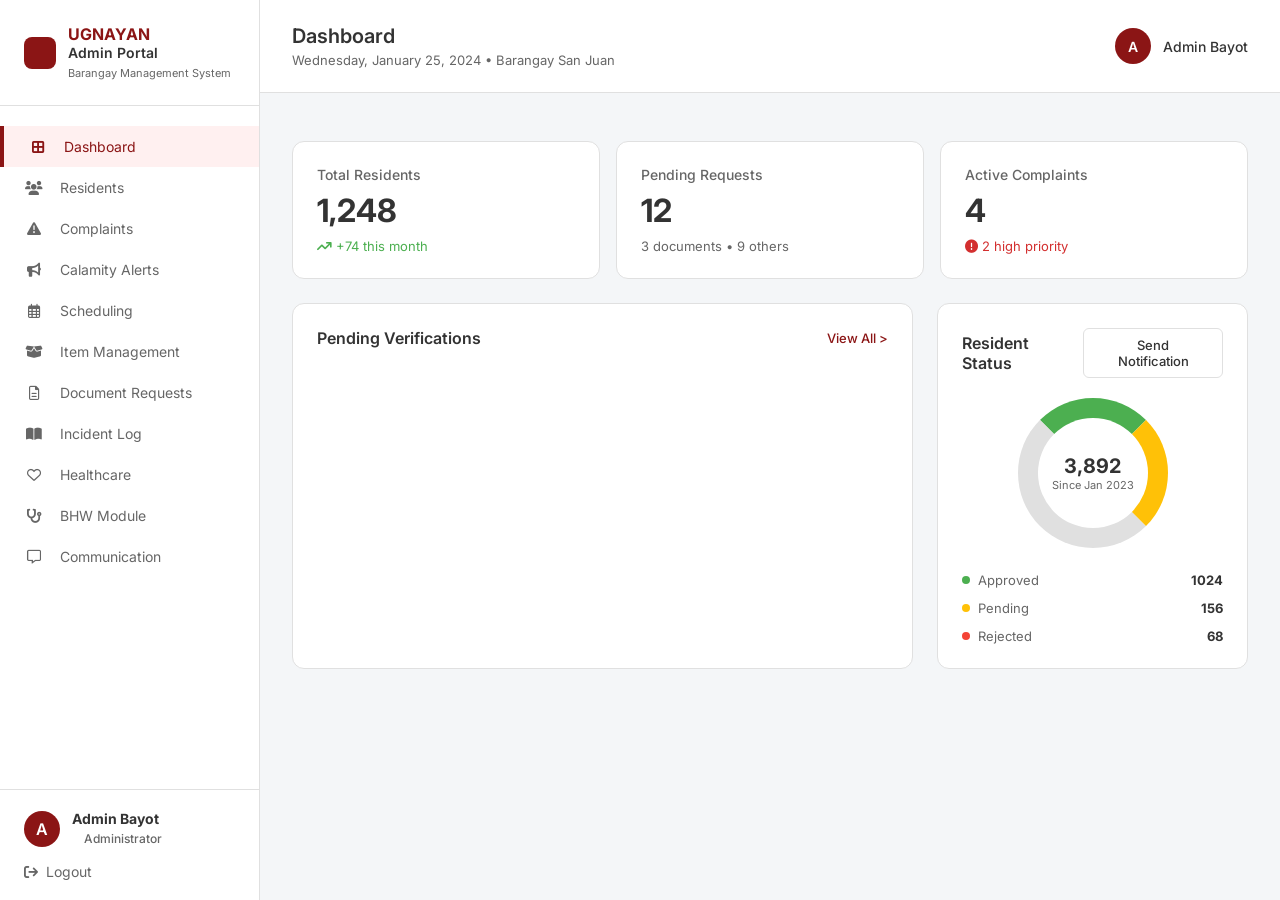
<file: admin.html>
<!DOCTYPE html>
<html lang="en">
<head>
    <meta charset="UTF-8">
    <meta name="viewport" content="width=device-width, initial-scale=1.0">
    <title>UGNAYAN - Admin Portal</title>
    <link href="https://cdnjs.cloudflare.com/ajax/libs/font-awesome/6.0.0/css/all.min.css" rel="stylesheet">
    <link href="https://fonts.googleapis.com/css2?family=Inter:wght@400;500;600;700&display=swap" rel="stylesheet">
    <link rel="stylesheet" href="admin.css">
</head>
<body>

    <!-- Sidebar -->
    <aside class="sidebar">
        <div class="brand">
            <div class="brand-icon">
                <i class="fa-solid fa-shield-halved"></i>
            </div>
            <div class="brand-text">
                <h1>UGNAYAN</h1>
                <p>Admin Portal</p>
                <span class="sub-text">Barangay Management System</span>
            </div>
        </div>

        <ul class="nav-menu">
            <li class="nav-item"><a href="#" class="nav-link active"><i class="fa-solid fa-border-all"></i> Dashboard</a></li>
            <li class="nav-item"><a href="module1/resident.html" class="nav-link"><i class="fa-solid fa-users"></i> Residents</a></li>
            <li class="nav-item"><a href="#" class="nav-link"><i class="fa-solid fa-triangle-exclamation"></i> Complaints</a></li>
            <li class="nav-item"><a href="#" class="nav-link"><i class="fa-solid fa-bullhorn"></i> Calamity Alerts</a></li>
            <li class="nav-item"><a href="#" class="nav-link"><i class="fa-regular fa-calendar-days"></i> Scheduling</a></li>
            <li class="nav-item"><a href="#" class="nav-link"><i class="fa-solid fa-box-open"></i> Item Management</a></li>
            <li class="nav-item"><a href="#" class="nav-link"><i class="fa-regular fa-file-lines"></i> Document Requests</a></li>
            <li class="nav-item"><a href="#" class="nav-link"><i class="fa-solid fa-book-open"></i> Incident Log</a></li>
            <li class="nav-item"><a href="#" class="nav-link"><i class="fa-regular fa-heart"></i> Healthcare</a></li>
            <li class="nav-item"><a href="#" class="nav-link"><i class="fa-solid fa-stethoscope"></i> BHW Module</a></li>
            <li class="nav-item"><a href="#" class="nav-link"><i class="fa-regular fa-message"></i> Communication</a></li>
        </ul>

        <div class="user-profile-bottom">
            <div class="user-info-sidebar">
                <div class="avatar">A</div>
                <div class="user-details">
                    <h4>Admin Bayot</h4>
                    <span class="status">Administrator</span>
                </div>
            </div>
            <a href="module1/login.html" class="logout-btn"><i class="fa-solid fa-arrow-right-from-bracket"></i> Logout</a>
        </div>
    </aside>

    <!-- Main Content -->
    <main class="main-content">
        <header class="topbar">
            <div class="topbar-title">
                <h2>Dashboard</h2>
                <p>Wednesday, January 25, 2024 • Barangay San Juan</p>
            </div>
            <div class="topbar-actions">
                <div class="topbar-user">
                    <div class="avatar">A</div>
                    <span>Admin Bayot</span>
                </div>
            </div>
        </header>

        <div class="dashboard-container">
            <!-- Top Stats -->
            <div class="stats-grid">
                <div class="stat-card">
                    <div class="stat-title">Total Residents</div>
                    <div class="stat-value">1,248</div>
                    <div class="stat-trend trend-up"><i class="fa-solid fa-arrow-trend-up"></i> +74 this month</div>
                </div>
                <div class="stat-card">
                    <div class="stat-title">Pending Requests</div>
                    <div class="stat-value">12</div>
                    <div class="stat-subtext">3 documents • 9 others</div>
                </div>
                <div class="stat-card">
                    <div class="stat-title">Active Complaints</div>
                    <div class="stat-value">4</div>
                    <div class="stat-subtext alert-text"><i class="fa-solid fa-circle-exclamation"></i> 2 high priority</div>
                </div>
            </div>

            <!-- Main Dashboard Grid -->
            <div class="dashboard-grid">
                
                <!-- Pending Verifications -->
                <div class="panel">
                    <div class="panel-header">
                        <h3>Pending Verifications</h3>
                        <a href="#">View All &gt;</a>
                    </div>
                    <div class="list-group">
                        <!-- Pending applications will be loaded here dynamically -->
                    </div>
                </div>

                <!-- Resident Status Chart Mockup -->
                <div class="panel">
                    <div class="panel-header">
                        <h3>Resident Status</h3>
                        <button class="btn-outline">Send Notification</button>
                    </div>
                    <div class="chart-container">
                        <div class="donut-chart-mock">
                            <div class="center-text">
                                <h3>3,892</h3>
                                <p>Since Jan 2023</p>
                            </div>
                        </div>
                        <div class="chart-legend">
                            <div class="legend-item"><span class="dot green"></span> Approved <strong>1024</strong></div>
                            <div class="legend-item"><span class="dot yellow"></span> Pending <strong>156</strong></div>
                            <div class="legend-item"><span class="dot red"></span> Rejected <strong>68</strong></div>
                        </div>
                    </div>
                </div>
            </div>
        </div>
    </main>

    <!-- Modal Container -->
    <div id="modal" class="modal">
        <div class="modal-content">
            <div class="modal-header">
                <h3 id="modal-title">Modal Title</h3>
                <span class="modal-close">&times;</span>
            </div>
            <div class="modal-body" id="modal-body">
                <!-- Modal content will be inserted here -->
            </div>
        </div>
    </div>

    <script src="admin.js"></script>
</body>
</html>
</file>
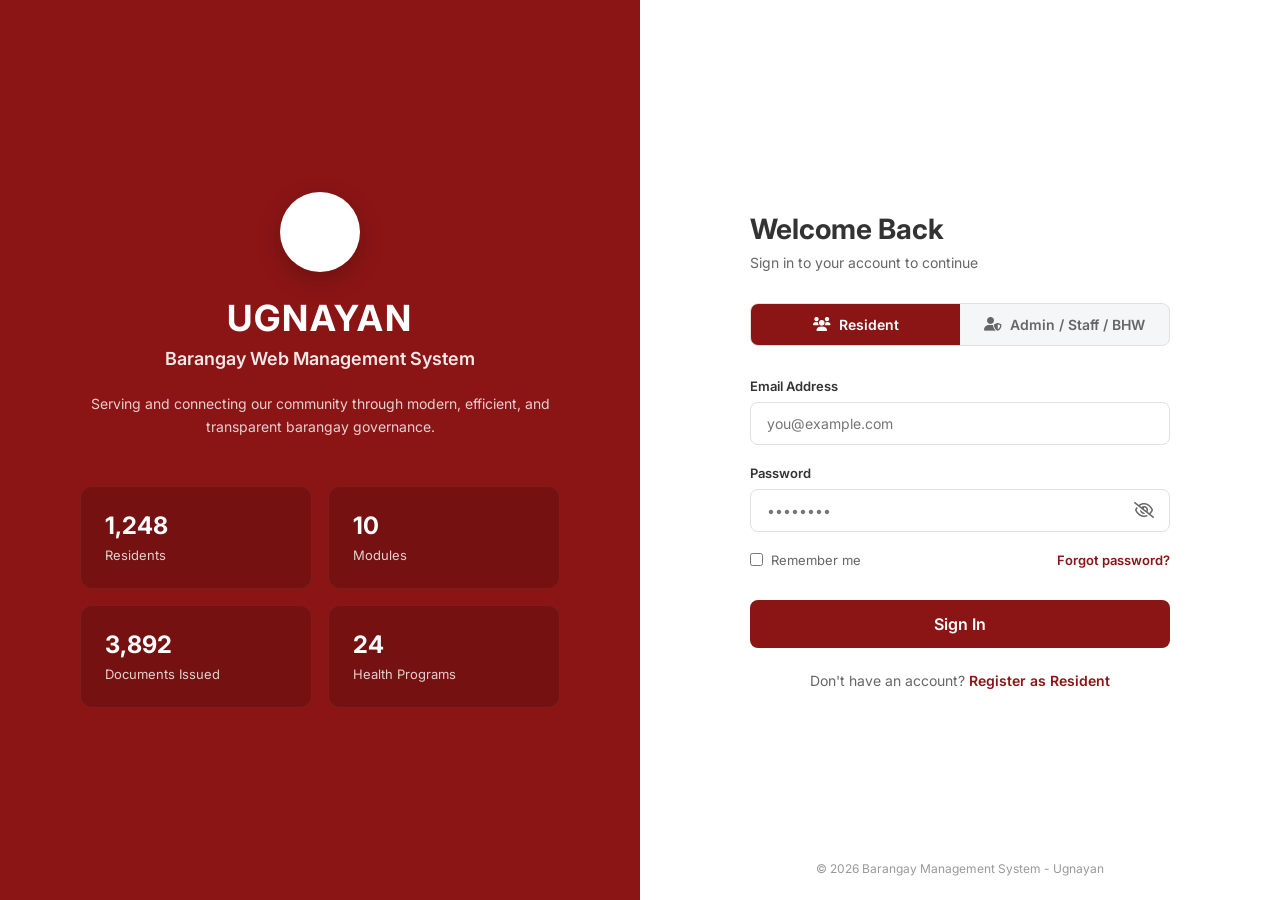
<file: module1/login.html>
<!DOCTYPE html>
<html lang="en">
<head>
    <meta charset="UTF-8">
    <meta name="viewport" content="width=device-width, initial-scale=1.0">
    <title>UGNAYAN - Login</title>
    <link href="https://cdnjs.cloudflare.com/ajax/libs/font-awesome/6.0.0/css/all.min.css" rel="stylesheet">
    <link href="https://fonts.googleapis.com/css2?family=Inter:wght@400;500;600;700&display=swap" rel="stylesheet">
    <link rel="stylesheet" href="login.css">
</head>
<body>

    <div class="split-layout">
        
        <!-- Left Side: Branding & Stats -->
        <div class="brand-side">
            <div class="brand-content">
                <div class="logo-wrapper">
                    <i class="fa-solid fa-shield-halved"></i>
                </div>
                <h1>UGNAYAN</h1>
                <h2>Barangay Web Management System</h2>
                <p>Serving and connecting our community through modern, efficient, and transparent barangay governance.</p>

                <div class="stats-grid">
                    <div class="stat-box">
                        <h3>1,248</h3>
                        <span>Residents</span>
                    </div>
                    <div class="stat-box">
                        <h3>10</h3>
                        <span>Modules</span>
                    </div>
                    <div class="stat-box">
                        <h3>3,892</h3>
                        <span>Documents Issued</span>
                    </div>
                    <div class="stat-box">
                        <h3>24</h3>
                        <span>Health Programs</span>
                    </div>
                </div>
            </div>
        </div>

        <!-- Right Side: Login Form -->
        <div class="form-side">
            <div class="form-container">
                <div class="form-header">
                    <h2>Welcome Back</h2>
                    <p>Sign in to your account to continue</p>
                </div>

                <!-- Role Selection Tabs -->
                <div class="login-tabs">
                    <button class="tab-btn active" id="tab-resident" data-role="resident">
                        <i class="fa-solid fa-users"></i> Resident
                    </button>
                    <button class="tab-btn" id="tab-admin" data-role="admin">
                        <i class="fa-solid fa-user-shield"></i> Admin / Staff / BHW
                    </button>
                </div>

                <!-- Login Form -->
                <form id="loginForm">
                    <div class="input-group">
                        <label>Email Address</label>
                        <input type="email" placeholder="you@example.com" required>
                    </div>
                    
                    <div class="input-group">
                        <label>Password</label>
                        <div class="password-wrapper">
                            <input type="password" placeholder="••••••••" required>
                            <i class="fa-regular fa-eye-slash toggle-password"></i>
                        </div>
                    </div>

                    <div class="form-options">
                        <label class="checkbox-label">
                            <input type="checkbox"> Remember me
                        </label>
                        <a href="#" class="forgot-password">Forgot password?</a>
                    </div>

                    <button type="submit" class="btn-submit">Sign In</button>
                </form>

                <!-- Dynamic Footer Notes -->
                <div class="form-footer" id="footer-resident">
                    Don't have an account? <a href="register.html">Register as Resident</a>
                </div>
                
                <div class="form-footer admin-note" id="footer-admin" style="display: none;">
                    Admin/Staff/BHW accounts are pre-created. Contact the<br>Barangay Secretary for access.
                </div>
            </div>
            
            <div class="copyright">
                © 2026 Barangay Management System - Ugnayan
            </div>
        </div>

    </div>

    <script src="login.js"></script>
</body>
</html>
</file>
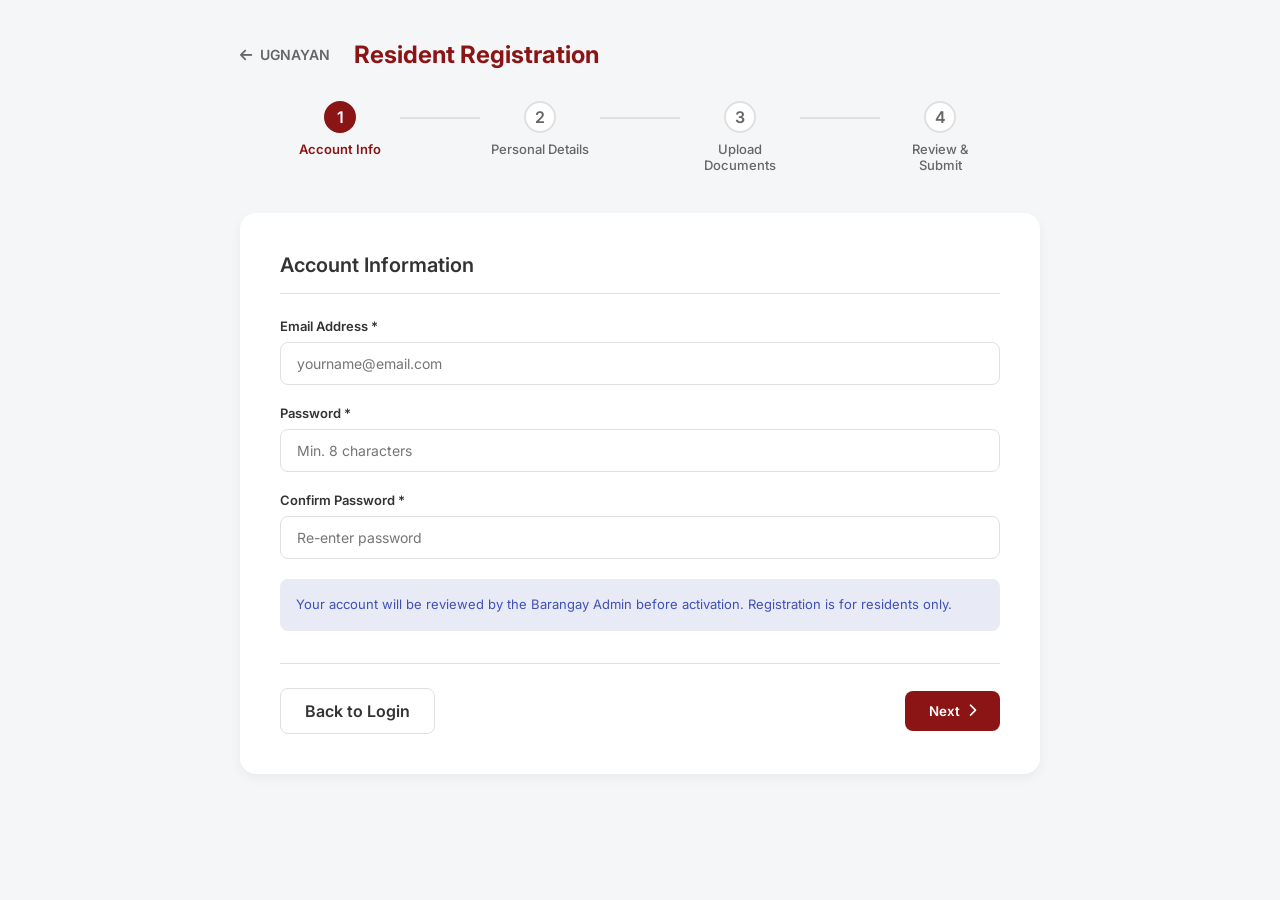
<file: module1/register.html>
<!DOCTYPE html>
<html lang="en">
<head>
    <meta charset="UTF-8">
    <meta name="viewport" content="width=device-width, initial-scale=1.0">
    <title>UGNAYAN - Resident Registration</title>
    <link href="https://cdnjs.cloudflare.com/ajax/libs/font-awesome/6.0.0/css/all.min.css" rel="stylesheet">
    <link href="https://fonts.googleapis.com/css2?family=Inter:wght@400;500;600;700&display=swap" rel="stylesheet">
    <link rel="stylesheet" href="register.css">
</head>
<body>

    <div class="registration-container">
        
        <!-- Header -->
        <header class="reg-header" id="regHeader">
            <a href="login.html" class="back-link"><i class="fa-solid fa-arrow-left"></i> UGNAYAN</a>
            <h2>Resident Registration</h2>
        </header>

        <!-- Progress Indicator -->
        <div class="progress-bar" id="progressBar">
            <div class="step active" data-step="1">
                <div class="step-circle">1</div>
                <span>Account Info</span>
            </div>
            <div class="step" data-step="2">
                <div class="step-circle">2</div>
                <span>Personal Details</span>
            </div>
            <div class="step" data-step="3">
                <div class="step-circle">3</div>
                <span>Upload Documents</span>
            </div>
            <div class="step" data-step="4">
                <div class="step-circle">4</div>
                <span>Review & Submit</span>
            </div>
        </div>

        <div class="form-card">
            
            <!-- STEP 1: Account Information -->
            <div class="form-step active" id="step1">
                <h3 class="step-title">Account Information</h3>
                <div class="input-group">
                    <label>Email Address *</label>
                    <input type="email" placeholder="yourname@email.com" required>
                </div>
                <div class="input-group">
                    <label>Password *</label>
                    <input type="password" placeholder="Min. 8 characters" required>
                </div>
                <div class="input-group">
                    <label>Confirm Password *</label>
                    <input type="password" placeholder="Re-enter password" required>
                </div>
                <div class="info-box">
                    Your account will be reviewed by the Barangay Admin before activation. Registration is for residents only.
                </div>
                <div class="form-actions">
                    <a href="login.html" class="btn-outline">Back to Login</a>
                    <button type="button" class="btn-primary btn-next">Next <i class="fa-solid fa-chevron-right"></i></button>
                </div>
            </div>

            <!-- STEP 2: Personal Details -->
            <div class="form-step" id="step2">
                <h3 class="step-title">Personal Details</h3>
                <div class="form-row">
                    <div class="input-group">
                        <label>First Name *</label>
                        <input type="text" placeholder="Juan" required>
                    </div>
                    <div class="input-group">
                        <label>Last Name *</label>
                        <input type="text" placeholder="Dela Cruz" required>
                    </div>
                </div>
                <div class="form-row">
                    <div class="input-group">
                        <label>Middle Name</label>
                        <input type="text" placeholder="Optional">
                    </div>
                    <div class="input-group">
                        <label>Suffix</label>
                        <input type="text" placeholder="Jr., Sr., III">
                    </div>
                </div>
                <div class="form-row">
                    <div class="input-group">
                        <label>Date of Birth *</label>
                        <input type="date" required>
                    </div>
                    <div class="input-group">
                        <label>Gender *</label>
                        <select required>
                            <option value="Male">Male</option>
                            <option value="Female">Female</option>
                        </select>
                    </div>
                </div>
                <div class="form-row">
                    <div class="input-group">
                        <label>Civil Status *</label>
                        <select required>
                            <option value="">Select Civil Status</option>
                            <option value="Single">Single</option>
                            <option value="Married">Married</option>
                            <option value="Widowed">Widowed</option>
                        </select>
                    </div>
                    <div class="input-group">
                        <label>Purok *</label>
                        <select required>
                            <option value="Purok 1">Purok 1</option>
                            <option value="Purok 2">Purok 2</option>
                            <option value="Purok 3">Purok 3</option>
                        </select>
                    </div>
                </div>
                <div class="input-group">
                    <label>Contact Number *</label>
                    <input type="tel" placeholder="09XXXXXXXXX" required>
                </div>
                <div class="input-group">
                    <label>Home Address *</label>
                    <input type="text" placeholder="House No., Street, Purok" required>
                </div>
                <div class="input-group">
                    <label>Occupation</label>
                    <input type="text" placeholder="e.g., Student, Employee, Self-employed">
                </div>
                <div class="form-actions">
                    <button type="button" class="btn-outline btn-prev"><i class="fa-solid fa-chevron-left"></i> Previous</button>
                    <button type="button" class="btn-primary btn-next">Next <i class="fa-solid fa-chevron-right"></i></button>
                </div>
            </div>

            <!-- STEP 3: Upload Documents -->
            <div class="form-step" id="step3">
                <h3 class="step-title">Upload Required Documents</h3>
                
                <div class="upload-box">
                    <div class="upload-icon"><i class="fa-regular fa-id-card"></i></div>
                    <div class="upload-text">
                        <h4>Valid ID *</h4>
                        <p>Click to upload or drag & drop</p>
                        <span>Government-issued ID (front side). Max 5MB. JPG or PDF.</span>
                    </div>
                </div>

                <div class="upload-box">
                    <div class="upload-icon"><i class="fa-solid fa-file-invoice"></i></div>
                    <div class="upload-text">
                        <h4>Proof of Residency *</h4>
                        <p>Click to upload or drag & drop</p>
                        <span>Utility bill, lease contract, or any proof of current address. Max 5MB.</span>
                    </div>
                </div>

                <div class="upload-box">
                    <div class="upload-icon"><i class="fa-regular fa-image"></i></div>
                    <div class="upload-text">
                        <h4>2x2 Photo *</h4>
                        <p>Click to upload or drag & drop</p>
                        <span>Recent photo with white background. JPG format. Max 2MB.</span>
                    </div>
                </div>

                <div class="important-note">
                    <strong>Important:</strong>
                    <ul>
                        <li>All documents must be clear and legible.</li>
                        <li>Blurry or incomplete documents will be rejected.</li>
                        <li>Files are kept confidential and used for verification only.</li>
                    </ul>
                </div>

                <div class="form-actions">
                    <button type="button" class="btn-outline btn-prev"><i class="fa-solid fa-chevron-left"></i> Previous</button>
                    <button type="button" class="btn-primary btn-next">Next <i class="fa-solid fa-chevron-right"></i></button>
                </div>
            </div>

            <!-- STEP 4: Review & Submit -->
            <div class="form-step" id="step4">
                <h3 class="step-title">Review & Submit</h3>
                
                <div class="summary-box">
                    <div class="summary-header">
                        <div class="avatar-lg">JD</div>
                        <div>
                            <h4>Juan Dela Cruz</h4>
                            <p>juan@email.com</p>
                        </div>
                    </div>
                    
                    <div class="summary-grid">
                        <div class="summary-label">Purok</div>
                        <div class="summary-value">Purok 1</div>
                        
                        <div class="summary-label">Gender</div>
                        <div class="summary-value">Male</div>
                        
                        <div class="summary-label">Civil Status</div>
                        <div class="summary-value">Single</div>
                        
                        <div class="summary-label">Contact</div>
                        <div class="summary-value">09171234567</div>
                        
                        <div class="summary-label">Address</div>
                        <div class="summary-value">123 Mabini St.</div>
                    </div>
                </div>

                <label class="checkbox-container">
                    <input type="checkbox" required>
                    <span class="checkmark"></span>
                    <span class="terms-text">I certify that all information provided is true and correct. I understand that providing false information may result in rejection or termination of my account.</span>
                </label>

                <div class="form-actions">
                    <button type="button" class="btn-outline btn-prev"><i class="fa-solid fa-chevron-left"></i> Previous</button>
                    <button type="button" class="btn-primary btn-submit-final">Submit Registration</button>
                </div>
            </div>

            <!-- SUCCESS STATE (Hidden by default) -->
            <div class="success-state" id="successState" style="display: none;">
                <div class="success-icon">
                    <i class="fa-regular fa-circle-check"></i>
                </div>
                <h2>Registration Submitted!</h2>
                <p>Your registration has been submitted successfully. The Barangay Admin will review your documents and notify you once your account is approved.</p>
                
                <div class="status-box">
                    <strong>Status: Pending Verification</strong>
                    <br>
                    <span>Estimated processing time: 1-3 business days</span>
                </div>

                <a href="login.html" class="btn-primary w-100">Back to Login</a>
            </div>

        </div>
    </div>

    <script src="register.js"></script>
</body>
</html>
</file>
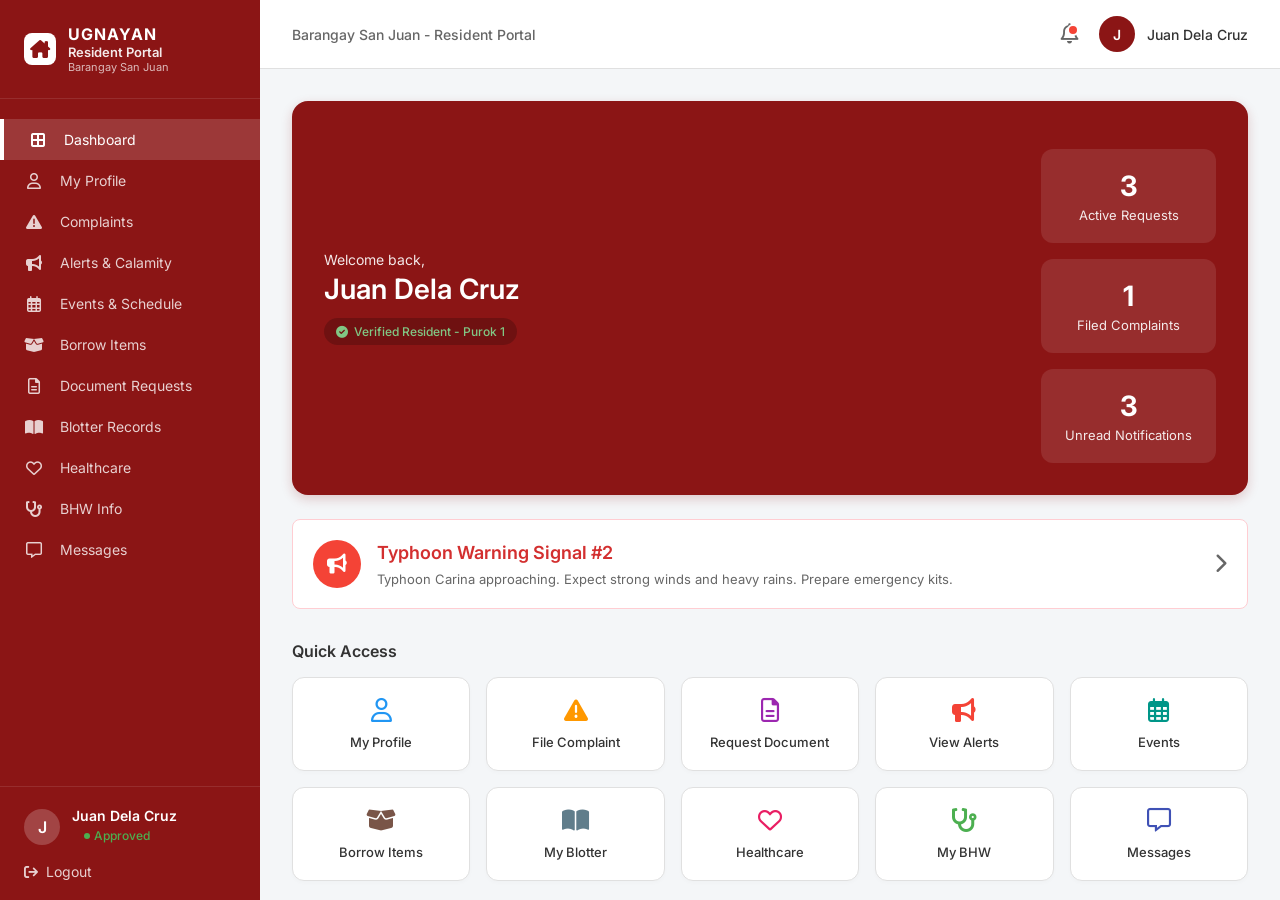
<file: module1/resident.html>
<!DOCTYPE html>
<html lang="en">
<head>
    <meta charset="UTF-8">
    <meta name="viewport" content="width=device-width, initial-scale=1.0">
    <title>UGNAYAN - Resident Portal</title>
    <link href="https://cdnjs.cloudflare.com/ajax/libs/font-awesome/6.0.0/css/all.min.css" rel="stylesheet">
    <link href="https://fonts.googleapis.com/css2?family=Inter:wght@400;500;600;700&display=swap" rel="stylesheet">
    <link rel="stylesheet" href="resident.css">
</head>
<body>

    <!-- Sidebar Navigation -->
    <aside class="sidebar">
        <div class="brand">
            <div class="brand-icon">
                <i class="fa-solid fa-house-chimney"></i>
            </div>
            <div class="brand-text">
                <h1>UGNAYAN</h1>
                <p>Resident Portal</p>
                <span class="sub-text">Barangay San Juan</span>
            </div>
        </div>

        <ul class="nav-menu">
            <li class="nav-item"><a href="#" class="nav-link active"><i class="fa-solid fa-border-all"></i> Dashboard</a></li>
            <li class="nav-item"><a href="#" class="nav-link"><i class="fa-regular fa-user"></i> My Profile</a></li>
            <li class="nav-item"><a href="#" class="nav-link"><i class="fa-solid fa-triangle-exclamation"></i> Complaints</a></li>
            <li class="nav-item"><a href="#" class="nav-link"><i class="fa-solid fa-bullhorn"></i> Alerts & Calamity</a></li>
            <li class="nav-item"><a href="#" class="nav-link"><i class="fa-regular fa-calendar-days"></i> Events & Schedule</a></li>
            <li class="nav-item"><a href="#" class="nav-link"><i class="fa-solid fa-box-open"></i> Borrow Items</a></li>
            <li class="nav-item"><a href="#" class="nav-link"><i class="fa-regular fa-file-lines"></i> Document Requests</a></li>
            <li class="nav-item"><a href="#" class="nav-link"><i class="fa-solid fa-book-open"></i> Blotter Records</a></li>
            <li class="nav-item"><a href="#" class="nav-link"><i class="fa-regular fa-heart"></i> Healthcare</a></li>
            <li class="nav-item"><a href="#" class="nav-link"><i class="fa-solid fa-stethoscope"></i> BHW Info</a></li>
            <li class="nav-item"><a href="#" class="nav-link"><i class="fa-regular fa-message"></i> Messages</a></li>
        </ul>

        <div class="user-profile-bottom">
            <div class="user-info-sidebar">
                <div class="avatar">J</div>
                <div class="user-details">
                    <h4>Juan Dela Cruz</h4>
                    <span class="status">Approved</span>
                </div>
            </div>
            <a href="login.html" class="logout-btn"><i class="fa-solid fa-arrow-right-from-bracket"></i> Logout</a>
        </div>
    </aside>

    <!-- Main Content Area -->
    <main class="main-content">
        <!-- Topbar -->
        <header class="topbar">
            <div class="topbar-title">Barangay San Juan - Resident Portal</div>
            <div class="topbar-actions">
                <i class="fa-regular fa-bell notification-bell"></i>
                <div class="topbar-user">
                    <div class="avatar">J</div>
                    <span>Juan Dela Cruz</span>
                </div>
            </div>
        </header>

        <!-- Dashboard Body -->
        <div class="dashboard-container">
            
            <!-- Welcome Hero Card -->
            <div class="welcome-card">
                <div class="welcome-text">
                    <p>Welcome back,</p>
                    <h2>Juan Dela Cruz</h2>
                    <span class="verified-badge"><i class="fa-solid fa-circle-check"></i> Verified Resident - Purok 1</span>
                </div>
                
                <div class="stats-grid">
                    <div class="stat-box">
                        <div class="stat-number">3</div>
                        <div class="stat-label">Active Requests</div>
                    </div>
                    <div class="stat-box">
                        <div class="stat-number">1</div>
                        <div class="stat-label">Filed Complaints</div>
                    </div>
                    <div class="stat-box">
                        <div class="stat-number">3</div>
                        <div class="stat-label">Unread Notifications</div>
                    </div>
                </div>
            </div>

            <!-- Alert Banner -->
            <div class="alert-banner">
                <div class="alert-icon">
                    <i class="fa-solid fa-bullhorn"></i>
                </div>
                <div class="alert-content">
                    <h4>Typhoon Warning Signal #2</h4>
                    <p>Typhoon Carina approaching. Expect strong winds and heavy rains. Prepare emergency kits.</p>
                </div>
                <i class="fa-solid fa-chevron-right alert-arrow"></i>
            </div>

            <!-- Quick Access Section -->
            <h3 class="section-title">Quick Access</h3>
            <div class="quick-access-grid">
                <a href="#" class="qa-card"><i class="fa-regular fa-user icon-blue"></i><span>My Profile</span></a>
                <a href="#" class="qa-card"><i class="fa-solid fa-triangle-exclamation icon-orange"></i><span>File Complaint</span></a>
                <a href="#" class="qa-card"><i class="fa-regular fa-file-lines icon-purple"></i><span>Request Document</span></a>
                <a href="#" class="qa-card"><i class="fa-solid fa-bullhorn icon-red"></i><span>View Alerts</span></a>
                <a href="#" class="qa-card"><i class="fa-regular fa-calendar-days icon-teal"></i><span>Events</span></a>
                <a href="#" class="qa-card"><i class="fa-solid fa-box-open icon-brown"></i><span>Borrow Items</span></a>
                <a href="#" class="qa-card"><i class="fa-solid fa-book-open icon-gray"></i><span>My Blotter</span></a>
                <a href="#" class="qa-card"><i class="fa-regular fa-heart icon-pink"></i><span>Healthcare</span></a>
                <a href="#" class="qa-card"><i class="fa-solid fa-stethoscope icon-green"></i><span>My BHW</span></a>
                <a href="#" class="qa-card"><i class="fa-regular fa-message icon-indigo"></i><span>Messages</span></a>
            </div>

            <!-- Two Column Layout: Requests & Events -->
            <div class="dashboard-columns">
                
                <!-- My Requests List -->
                <div class="panel">
                    <div class="panel-header">
                        <h3>My Requests</h3>
                        <a href="#">View All &gt;</a>
                    </div>
                    <div class="list-group">
                        <div class="list-item">
                            <div class="item-icon bg-purple-light"><i class="fa-regular fa-file-lines text-purple"></i></div>
                            <div class="item-details">
                                <h4>Barangay Clearance</h4>
                                <p>2024-01-22</p>
                            </div>
                            <div class="item-status status-ready">Ready</div>
                        </div>
                        <div class="list-item">
                            <div class="item-icon bg-orange-light"><i class="fa-solid fa-triangle-exclamation text-orange"></i></div>
                            <div class="item-details">
                                <h4>Filed Complaint - Noise</h4>
                                <p>2024-01-20</p>
                            </div>
                            <div class="item-status status-pending">Pending</div>
                        </div>
                        <div class="list-item">
                            <div class="item-icon bg-brown-light"><i class="fa-solid fa-box-open text-brown"></i></div>
                            <div class="item-details">
                                <h4>Borrowed: Monobloc Chairs (20)</h4>
                                <p>2024-01-18</p>
                            </div>
                            <div class="item-status status-approved">Approved</div>
                        </div>
                    </div>
                </div>

                <!-- Upcoming Events List -->
                <div class="panel">
                    <div class="panel-header">
                        <h3>Upcoming Events</h3>
                        <a href="#">View All &gt;</a>
                    </div>
                    <div class="list-group">
                        <div class="list-item">
                            <div class="calendar-date">
                                <span class="month">Feb</span>
                                <span class="day">10</span>
                            </div>
                            <div class="item-details">
                                <h4>Barangay Fiesta Celebration</h4>
                                <p>Barangay Plaza</p>
                            </div>
                            <button class="btn-rsvp">RSVP</button>
                        </div>
                        <div class="list-item">
                            <div class="calendar-date">
                                <span class="month">Feb</span>
                                <span class="day">05</span>
                            </div>
                            <div class="item-details">
                                <h4>Free Medical Mission</h4>
                                <p>Barangay Health Center</p>
                            </div>
                            <button class="btn-rsvp">RSVP</button>
                        </div>
                        <div class="list-item">
                            <div class="calendar-date">
                                <span class="month">Jan</span>
                                <span class="day">30</span>
                            </div>
                            <div class="item-details">
                                <h4>Purok 1 & 2 Assembly</h4>
                                <p>Barangay Hall</p>
                            </div>
                            <button class="btn-rsvp">RSVP</button>
                        </div>
                    </div>
                </div>

            </div>
        </div>
    </main>

    <!-- Modal Container -->
    <div id="modal" class="modal">
        <div class="modal-content">
            <div class="modal-header">
                <h3 id="modal-title">Modal Title</h3>
                <span class="modal-close">&times;</span>
            </div>
            <div class="modal-body" id="modal-body">
                <!-- Modal content will be inserted here -->
            </div>
        </div>
    </div>

    <script src="resident.js"></script>
</body>
</html>
</file>
<file: admin.css>
:root {
    --primary-red: #8B1515;
    --bg-light: #F4F6F8;
    --text-dark: #333333;
    --text-gray: #666666;
    --border-color: #E0E0E0;
    --sidebar-width: 260px;
}

* { margin: 0; padding: 0; box-sizing: border-box; font-family: 'Inter', sans-serif; }

body { background-color: var(--bg-light); display: flex; height: 100vh; overflow: hidden; color: var(--text-dark); }

/* Sidebar */
.sidebar { width: var(--sidebar-width); background-color: white; border-right: 1px solid var(--border-color); display: flex; flex-direction: column; height: 100%; }
.brand { display: flex; align-items: center; gap: 12px; padding: 24px; border-bottom: 1px solid var(--border-color); }
.brand-icon { background: var(--primary-red); color: white; width: 32px; height: 32px; border-radius: 8px; display: flex; align-items: center; justify-content: center; }
.brand-text h1 { font-size: 16px; font-weight: 700; color: var(--primary-red); }
.brand-text p { font-size: 14px; font-weight: 600; color: var(--text-dark); }
.brand-text .sub-text { font-size: 11px; color: var(--text-gray); }

.nav-menu { flex: 1; padding: 20px 0; overflow-y: auto; }
.nav-item { list-style: none; }
.nav-link { display: flex; align-items: center; gap: 16px; padding: 12px 24px; color: var(--text-gray); text-decoration: none; font-size: 14px; transition: 0.3s; }
.nav-link:hover, .nav-link.active { background-color: #FFF0F0; color: var(--primary-red); border-left: 4px solid var(--primary-red); }
.nav-link i { width: 20px; text-align: center; }

.user-profile-bottom { padding: 20px 24px; border-top: 1px solid var(--border-color); }
.user-info-sidebar { display: flex; align-items: center; gap: 12px; margin-bottom: 16px; }
.avatar { width: 36px; height: 36px; background: var(--primary-red); border-radius: 50%; display: flex; align-items: center; justify-content: center; font-weight: 600; color: white; }
.user-details h4 { font-size: 14px; }
.user-details .status { font-size: 12px; color: var(--text-gray); }
.logout-btn { color: var(--text-gray); text-decoration: none; font-size: 14px; display: flex; align-items: center; gap: 8px; }

/* Main Content */
.main-content { flex: 1; display: flex; flex-direction: column; overflow-y: auto; }
.topbar { background: white; padding: 24px 32px; display: flex; justify-content: space-between; align-items: center; border-bottom: 1px solid var(--border-color); }
.topbar-title h2 { font-size: 20px; font-weight: 600; margin-bottom: 4px; }
.topbar-title p { font-size: 13px; color: var(--text-gray); }
.topbar-user { display: flex; align-items: center; gap: 12px; font-weight: 500; font-size: 14px; }

.dashboard-container { padding: 32px; max-width: 1200px; }

/* Stats Grid */
.stats-grid { display: grid; grid-template-columns: repeat(3, 1fr); gap: 24px; margin-bottom: 24px; }
.stat-card { background: white; padding: 24px; border-radius: 12px; border: 1px solid var(--border-color); }
.stat-title { font-size: 14px; color: var(--text-gray); margin-bottom: 8px; font-weight: 500; }
.stat-value { font-size: 32px; font-weight: 700; margin-bottom: 8px; color: var(--text-dark); }
.stat-trend { font-size: 13px; color: #4CAF50; display: flex; align-items: center; gap: 4px; }
.stat-subtext { font-size: 13px; color: var(--text-gray); }
.alert-text { color: #D32F2F; }

/* Panels */
.dashboard-grid { display: grid; grid-template-columns: 2fr 1fr; gap: 24px; }
.panel { background: white; border-radius: 12px; border: 1px solid var(--border-color); padding: 24px; }
.panel-header { display: flex; justify-content: space-between; align-items: center; margin-bottom: 20px; }
.panel-header h3 { font-size: 16px; font-weight: 600; }
.panel-header a { font-size: 13px; color: var(--primary-red); text-decoration: none; font-weight: 500; }

/* Lists */
.list-group { display: flex; flex-direction: column; gap: 16px; }
.list-item { display: flex; justify-content: space-between; align-items: center; padding: 12px; border: 1px solid var(--border-color); border-radius: 8px; }
.item-info { display: flex; align-items: center; gap: 12px; }
.avatar-sm { width: 40px; height: 40px; background: var(--primary-red); color: white; border-radius: 50%; display: flex; align-items: center; justify-content: center; font-weight: 600; }
.bg-blue { background: #1976D2; }
.bg-purple { background: #7B1FA2; }
.item-info h4 { font-size: 14px; margin-bottom: 4px; }
.item-info p { font-size: 12px; color: var(--text-gray); }

.item-actions { display: flex; gap: 8px; }
.btn-approve, .btn-reject, .btn-outline { padding: 8px 16px; border-radius: 6px; font-size: 13px; font-weight: 500; cursor: pointer; }
.btn-approve { background: #4CAF50; color: white; border: none; }
.btn-reject { background: #F44336; color: white; border: none; }
.btn-outline { background: white; border: 1px solid var(--border-color); color: var(--text-dark); }

/* Chart Mock */
.chart-container { display: flex; flex-direction: column; align-items: center; }
.donut-chart-mock { width: 150px; height: 150px; border-radius: 50%; border: 20px solid #E0E0E0; border-top-color: #4CAF50; border-right-color: #FFC107; position: relative; display: flex; align-items: center; justify-content: center; margin-bottom: 24px; }
.center-text { text-align: center; }
.center-text h3 { font-size: 20px; font-weight: 700; }
.center-text p { font-size: 11px; color: var(--text-gray); }
.chart-legend { width: 100%; display: flex; flex-direction: column; gap: 12px; }
.legend-item { display: flex; align-items: center; font-size: 13px; color: var(--text-gray); }
.legend-item strong { margin-left: auto; color: var(--text-dark); }
.dot { width: 8px; height: 8px; border-radius: 50%; margin-right: 8px; }
.dot.green { background: #4CAF50; }
.dot.yellow { background: #FFC107; }
.dot.red { background: #F44336; }

/* --- Module Content Styles --- */
.module-content { padding: 32px; max-width: 1200px; margin: 0 auto; width: 100%; }

.module-header { display: flex; justify-content: space-between; align-items: center; margin-bottom: 24px; }
.module-header h2 { color: var(--text-dark); font-size: 24px; font-weight: 600; }
.module-header .filters { display: flex; gap: 12px; }

.btn-primary { background: var(--primary-red); color: white; border: none; padding: 10px 20px; border-radius: 6px; font-size: 14px; font-weight: 500; cursor: pointer; transition: 0.3s; }
.btn-primary:hover { background: var(--primary-red-hover); }

.btn-secondary { background: white; color: var(--text-dark); border: 1px solid var(--border-color); padding: 8px 16px; border-radius: 6px; font-size: 14px; cursor: pointer; transition: 0.3s; }
.btn-secondary:hover { background: var(--bg-light); }

.btn-success { background: #4CAF50; color: white; border: none; padding: 8px 16px; border-radius: 6px; font-size: 14px; cursor: pointer; }
.btn-danger { background: #F44336; color: white; border: none; padding: 8px 16px; border-radius: 6px; font-size: 14px; cursor: pointer; }

/* Residents Styles */
.residents-content { background: white; padding: 24px; border-radius: 8px; }

/* Complaints Styles */
.complaints-list { display: flex; flex-direction: column; gap: 16px; }
.complaint-item { background: white; padding: 20px; border-radius: 8px; border-left: 4px solid var(--primary-red); }
.complaint-header { display: flex; justify-content: space-between; align-items: center; margin-bottom: 12px; }
.complaint-header h4 { font-size: 18px; }
.status { padding: 4px 12px; border-radius: 20px; font-size: 12px; font-weight: 500; }
.status-pending { background: #FFF3CD; color: #856404; }
.status-ongoing { background: #D1ECF1; color: #0C5460; }
.status-resolved { background: #D4EDDA; color: #155724; }
.status-ready { background: #D4EDDA; color: #155724; }
.status-approved { background: #D4EDDA; color: #155724; }
.complaint-actions { display: flex; gap: 8px; margin-top: 12px; }

/* Alerts Styles */
.alerts-content { display: flex; flex-direction: column; gap: 24px; }
.active-alerts, .alert-history { background: white; padding: 24px; border-radius: 8px; }
.active-alerts h3, .alert-history h3 { margin-bottom: 16px; }
.alert-item { padding: 16px; border: 1px solid var(--border-color); border-radius: 8px; margin-bottom: 12px; }
.alert-item.urgent { border-left: 4px solid #F44336; }
.alert-header { display: flex; justify-content: space-between; align-items: center; margin-bottom: 8px; }
.alert-actions { display: flex; gap: 8px; margin-top: 12px; }

/* Scheduling Styles */
.scheduling-content { background: white; padding: 24px; border-radius: 8px; }
.calendar-section h3 { margin-bottom: 16px; }
.event-list { display: flex; flex-direction: column; gap: 12px; }
.event-item { display: flex; align-items: center; gap: 16px; padding: 16px; border: 1px solid var(--border-color); border-radius: 8px; }
.event-date { text-align: center; min-width: 60px; }
.month { display: block; font-size: 12px; color: var(--text-gray); font-weight: 500; }
.day { display: block; font-size: 24px; font-weight: 600; color: var(--primary-red); }
.event-details h4 { font-size: 16px; margin-bottom: 4px; }
.event-details p { color: var(--text-gray); font-size: 14px; margin-bottom: 2px; }
.event-actions { display: flex; gap: 8px; }

/* Items Styles */
.items-content { display: flex; flex-direction: column; gap: 24px; }
.inventory-table, .pending-requests { background: white; padding: 24px; border-radius: 8px; }
.pending-requests h3 { margin-bottom: 16px; }
.request-item { padding: 12px 0; border-bottom: 1px solid var(--border-color); display: flex; justify-content: space-between; align-items: center; }
.request-actions { display: flex; gap: 8px; }

/* Documents Styles */
.documents-content { background: white; padding: 24px; border-radius: 8px; }

/* Blotter Styles */
.blotter-content { background: white; padding: 24px; border-radius: 8px; }

/* Healthcare Styles */
.healthcare-content { display: flex; flex-direction: column; gap: 24px; }
.health-programs, .health-stats { background: white; padding: 24px; border-radius: 8px; }
.health-programs h3, .health-stats h3 { margin-bottom: 16px; }
.program-item { padding: 16px; border: 1px solid var(--border-color); border-radius: 8px; margin-bottom: 12px; }
.program-actions { display: flex; gap: 8px; margin-top: 12px; }
.stats-grid { display: grid; grid-template-columns: repeat(auto-fit, minmax(150px, 1fr)); gap: 16px; margin-top: 16px; }
.stat-item { background: var(--bg-light); padding: 16px; border-radius: 8px; text-align: center; }
.stat-item h4 { font-size: 14px; color: var(--text-gray); margin-bottom: 8px; }
.stat-item p { font-size: 20px; font-weight: 600; color: var(--primary-red); }

/* BHW Styles */
.bhw-content { display: flex; flex-direction: column; gap: 24px; }
.bhw-list, .household-mapping { background: white; padding: 24px; border-radius: 8px; }
.bhw-list h3, .household-mapping h3 { margin-bottom: 16px; }
.bhw-card { display: flex; align-items: center; gap: 16px; padding: 16px; border: 1px solid var(--border-color); border-radius: 8px; margin-bottom: 12px; }
.bhw-avatar { width: 50px; height: 50px; background: #4CAF50; border-radius: 50%; display: flex; align-items: center; justify-content: center; color: white; font-weight: 600; }
.bhw-info h4 { font-size: 16px; margin-bottom: 4px; }
.bhw-info p { color: var(--text-gray); font-size: 14px; margin-bottom: 2px; }
.bhw-actions { display: flex; gap: 8px; }
.profiling-stats { display: grid; grid-template-columns: repeat(auto-fit, minmax(150px, 1fr)); gap: 16px; }

/* Communication Styles */
.communication-content { display: flex; flex-direction: column; gap: 24px; }
.messages-section, .broadcast-history { background: white; padding: 24px; border-radius: 8px; }
.messages-section h3, .broadcast-history h3 { margin-bottom: 16px; }
.message-list { display: flex; flex-direction: column; gap: 12px; }
.message-item { padding: 16px; border: 1px solid var(--border-color); border-radius: 8px; }
.message-header { display: flex; justify-content: space-between; align-items: center; margin-bottom: 8px; }
.message-actions { display: flex; gap: 8px; margin-top: 12px; }
.broadcast-item { padding: 12px 0; border-bottom: 1px solid var(--border-color); }

/* Priority Styles */
.priority-high { background: #F44336; color: white; padding: 2px 8px; border-radius: 12px; font-size: 11px; font-weight: 500; }
.priority-urgent { background: #F44336; color: white; padding: 2px 8px; border-radius: 12px; font-size: 11px; font-weight: 500; }

/* Table Styles */
table { width: 100%; border-collapse: collapse; margin-top: 16px; }
th, td { padding: 12px; text-align: left; border-bottom: 1px solid var(--border-color); }
th { background: var(--bg-light); font-weight: 600; }
.residents-table, .inventory-table, .requests-table, .blotter-table { background: white; border-radius: 8px; overflow: hidden; }

/* --- Modal Styles --- */
.modal { display: none; position: fixed; z-index: 1000; left: 0; top: 0; width: 100%; height: 100%; background-color: rgba(0,0,0,0.5); }
.modal-content { background-color: white; margin: 5% auto; padding: 0; border-radius: 8px; width: 90%; max-width: 600px; max-height: 80vh; overflow-y: auto; }
.modal-header { padding: 20px; border-bottom: 1px solid var(--border-color); display: flex; justify-content: space-between; align-items: center; }
.modal-header h3 { margin: 0; font-size: 20px; }
.modal-close { font-size: 28px; font-weight: bold; color: var(--text-gray); cursor: pointer; }
.modal-close:hover { color: var(--primary-red); }
.modal-body { padding: 20px; }

/* --- Form Styles --- */
.form-group { margin-bottom: 20px; }
.form-group label { display: block; margin-bottom: 8px; font-weight: 500; color: var(--text-dark); }
.form-group input, .form-group select, .form-group textarea { width: 100%; padding: 12px; border: 1px solid var(--border-color); border-radius: 6px; font-size: 14px; }
.form-group input:focus, .form-group select:focus, .form-group textarea:focus { outline: none; border-color: var(--primary-red); }
.form-group textarea { resize: vertical; min-height: 100px; }
.form-group small { display: block; margin-top: 4px; color: var(--text-gray); font-size: 12px; }
.checkbox-label { display: flex; align-items: center; gap: 8px; font-weight: normal; }
.checkbox-label input[type="checkbox"] { width: auto; margin: 0; }
.form-actions { display: flex; gap: 12px; justify-content: flex-end; margin-top: 24px; }

/* --- Document Viewing Styles --- */
.application-details { margin-bottom: 24px; }
.applicant-info { background: var(--bg-light); padding: 16px; border-radius: 8px; margin-bottom: 20px; }
.applicant-info h3 { margin-bottom: 12px; color: var(--primary-red); }
.applicant-info p { margin-bottom: 8px; }

.documents-section h4 { margin-bottom: 16px; color: var(--text-dark); }
.documents-list { display: flex; flex-direction: column; gap: 12px; }

.document-item { display: flex; justify-content: space-between; align-items: center; padding: 16px; border: 1px solid var(--border-color); border-radius: 8px; background: white; }
.document-info { display: flex; align-items: center; gap: 12px; }
.document-info i { font-size: 24px; color: var(--primary-red); }
.document-info h4 { margin-bottom: 4px; font-size: 16px; }
.document-info p { color: var(--text-gray); font-size: 14px; }
.document-actions { display: flex; gap: 8px; }

.btn-view { background: #2196F3; color: white; border: none; padding: 8px 16px; border-radius: 4px; cursor: pointer; font-size: 14px; }
.btn-view:hover { background: #1976D2; }

.btn-download { background: #4CAF50; color: white; border: none; padding: 8px 16px; border-radius: 4px; cursor: pointer; font-size: 14px; }
.btn-download:hover { background: #388E3C; }

/* --- Pending Applications Styles --- */
.item-actions { display: flex; gap: 8px; align-items: center; }
.btn-view-docs { background: #FF9800; color: white; border: none; padding: 6px 12px; border-radius: 4px; cursor: pointer; font-size: 12px; }
.btn-view-docs:hover { background: #F57C00; }

.btn-approve { background: #4CAF50; color: white; border: none; padding: 6px 12px; border-radius: 4px; cursor: pointer; font-size: 12px; }
.btn-approve:hover { background: #388E3C; }

.btn-reject { background: #F44336; color: white; border: none; padding: 6px 12px; border-radius: 4px; cursor: pointer; font-size: 12px; }
.btn-reject:hover { background: #D32F2F; }
</file>
<file: module1/login.css>
:root {
    --primary-red: #8B1515;
    --primary-red-hover: #A31D1D;
    --bg-light: #F4F6F8;
    --text-dark: #333333;
    --text-gray: #666666;
    --border-light: #E0E0E0;
}

* { margin: 0; padding: 0; box-sizing: border-box; font-family: 'Inter', sans-serif; }

body { background-color: var(--bg-light); height: 100vh; display: flex; overflow: hidden; }

.split-layout { display: flex; width: 100%; height: 100%; }

/* --- Left Side: Branding Panel --- */
.brand-side { width: 50%; background-color: var(--primary-red); color: white; display: flex; align-items: center; justify-content: center; padding: 40px; position: relative; }

.brand-content { max-width: 480px; text-align: center; }

.logo-wrapper { width: 80px; height: 80px; background-color: white; color: var(--primary-red); border-radius: 50%; display: flex; align-items: center; justify-content: center; font-size: 32px; margin: 0 auto 24px auto; box-shadow: 0 8px 24px rgba(0,0,0,0.2); }

.brand-content h1 { font-size: 36px; font-weight: 700; letter-spacing: 2px; margin-bottom: 8px; }
.brand-content h2 { font-size: 18px; font-weight: 600; opacity: 0.9; margin-bottom: 24px; }
.brand-content p { font-size: 14px; line-height: 1.6; opacity: 0.8; margin-bottom: 48px; }

.stats-grid { display: grid; grid-template-columns: 1fr 1fr; gap: 16px; }

.stat-box { background: rgba(0, 0, 0, 0.15); padding: 24px; border-radius: 12px; text-align: left; border: 1px solid rgba(255,255,255,0.05); }
.stat-box h3 { font-size: 24px; font-weight: 700; margin-bottom: 4px; }
.stat-box span { font-size: 13px; opacity: 0.8; }

/* --- Right Side: Form Panel --- */
.form-side { width: 50%; background-color: white; display: flex; flex-direction: column; align-items: center; justify-content: center; padding: 40px; position: relative; }

.form-container { width: 100%; max-width: 420px; }

.form-header { margin-bottom: 32px; text-align: left; }
.form-header h2 { font-size: 28px; font-weight: 700; color: var(--text-dark); margin-bottom: 8px; }
.form-header p { font-size: 14px; color: var(--text-gray); }

/* Tabs */
.login-tabs { display: flex; background: var(--bg-light); border-radius: 8px; border: 1px solid var(--border-light); margin-bottom: 32px; overflow: hidden; }

.tab-btn { flex: 1; padding: 12px; border: none; background: transparent; color: var(--text-gray); font-size: 14px; font-weight: 600; cursor: pointer; transition: 0.3s ease; display: flex; align-items: center; justify-content: center; gap: 8px; }

.tab-btn.active { background: var(--primary-red); color: white; }

/* Form Inputs */
.input-group { margin-bottom: 20px; }
.input-group label { display: block; font-size: 13px; font-weight: 600; color: var(--text-dark); margin-bottom: 8px; }
.input-group input { width: 100%; padding: 12px 16px; border: 1px solid var(--border-light); border-radius: 8px; font-size: 14px; outline: none; transition: 0.3s; }
.input-group input:focus { border-color: var(--primary-red); box-shadow: 0 0 0 3px rgba(139, 21, 21, 0.1); }

.password-wrapper { position: relative; }
.toggle-password { position: absolute; right: 16px; top: 50%; transform: translateY(-50%); color: var(--text-gray); cursor: pointer; }

/* Options & Buttons */
.form-options { display: flex; justify-content: space-between; align-items: center; margin-bottom: 32px; font-size: 13px; }
.checkbox-label { display: flex; align-items: center; gap: 8px; color: var(--text-gray); cursor: pointer; }
.forgot-password { color: var(--primary-red); text-decoration: none; font-weight: 600; }
.forgot-password:hover { text-decoration: underline; }

.btn-submit { width: 100%; padding: 14px; background-color: var(--primary-red); color: white; border: none; border-radius: 8px; font-size: 16px; font-weight: 600; cursor: pointer; transition: 0.3s; margin-bottom: 24px; }
.btn-submit:hover { background-color: var(--primary-red-hover); box-shadow: 0 4px 12px rgba(139, 21, 21, 0.2); }

/* Footers */
.form-footer { text-align: center; font-size: 14px; color: var(--text-gray); }
.form-footer a { color: var(--primary-red); text-decoration: none; font-weight: 600; }
.form-footer a:hover { text-decoration: underline; }

.admin-note { background: var(--bg-light); padding: 16px; border-radius: 8px; border: 1px solid var(--border-light); line-height: 1.5; color: var(--text-gray); font-size: 13px; }

.copyright { position: absolute; bottom: 24px; font-size: 12px; color: #999; }
</file>
<file: module1/register.css>
:root {
    --primary-red: #8B1515;
    --primary-red-hover: #A31D1D;
    --bg-light: #F4F6F8;
    --text-dark: #333333;
    --text-gray: #666666;
    --border-light: #E0E0E0;
    --success-green: #2E7D32;
}

* { margin: 0; padding: 0; box-sizing: border-box; font-family: 'Inter', sans-serif; }

body { background-color: var(--bg-light); display: flex; justify-content: center; padding: 40px 20px; color: var(--text-dark); min-height: 100vh; }

.registration-container { width: 100%; max-width: 800px; }

/* Header */
.reg-header { display: flex; align-items: center; gap: 24px; margin-bottom: 32px; }
.back-link { color: var(--text-gray); text-decoration: none; font-weight: 600; font-size: 14px; display: flex; align-items: center; gap: 8px; }
.reg-header h2 { font-size: 24px; font-weight: 700; color: var(--primary-red); }

/* Progress Bar */
.progress-bar { display: flex; justify-content: space-between; position: relative; margin-bottom: 40px; padding: 0 40px; }
.progress-bar::before { content: ''; position: absolute; top: 16px; left: 60px; right: 60px; height: 2px; background: var(--border-light); z-index: 1; }

.step { display: flex; flex-direction: column; align-items: center; gap: 8px; z-index: 2; position: relative; background: var(--bg-light); padding: 0 10px; width: 120px; text-align: center; }
.step-circle { width: 32px; height: 32px; background: white; border: 2px solid var(--border-light); border-radius: 50%; display: flex; align-items: center; justify-content: center; font-weight: 600; color: var(--text-gray); transition: 0.3s; }
.step span { font-size: 13px; color: var(--text-gray); font-weight: 500; transition: 0.3s; }

.step.active .step-circle { background: var(--primary-red); border-color: var(--primary-red); color: white; }
.step.active span { color: var(--primary-red); font-weight: 600; }
.step.completed .step-circle { background: var(--primary-red); border-color: var(--primary-red); color: white; }

/* Form Card */
.form-card { background: white; padding: 40px; border-radius: 16px; box-shadow: 0 4px 12px rgba(0,0,0,0.05); }
.step-title { font-size: 20px; font-weight: 600; margin-bottom: 24px; color: var(--text-dark); border-bottom: 1px solid var(--border-light); padding-bottom: 16px; }

/* Form Elements */
.form-step { display: none; }
.form-step.active { display: block; animation: fadeIn 0.4s ease; }

@keyframes fadeIn { from { opacity: 0; transform: translateY(10px); } to { opacity: 1; transform: translateY(0); } }

.form-row { display: flex; gap: 20px; }
.form-row .input-group { flex: 1; }

.input-group { margin-bottom: 20px; }
.input-group label { display: block; font-size: 13px; font-weight: 600; color: var(--text-dark); margin-bottom: 8px; }
.input-group input, .input-group select { width: 100%; padding: 12px 16px; border: 1px solid var(--border-light); border-radius: 8px; font-size: 14px; outline: none; transition: 0.3s; background: white; }
.input-group input:focus, .input-group select:focus { border-color: var(--primary-red); box-shadow: 0 0 0 3px rgba(139, 21, 21, 0.1); }

/* Info Box */
.info-box { background: #E8EAF6; color: #3F51B5; padding: 16px; border-radius: 8px; font-size: 13px; line-height: 1.5; margin-bottom: 24px; }

/* Upload Boxes */
.upload-box { border: 2px dashed var(--border-light); border-radius: 12px; padding: 24px; display: flex; align-items: center; gap: 20px; margin-bottom: 16px; cursor: pointer; transition: 0.3s; background: #FAFAFA; }
.upload-box:hover { border-color: var(--primary-red); background: #FFF5F5; }
.upload-icon { font-size: 32px; color: var(--text-gray); }
.upload-text h4 { font-size: 15px; font-weight: 600; margin-bottom: 4px; }
.upload-text p { font-size: 14px; color: var(--primary-red); font-weight: 500; margin-bottom: 4px; }
.upload-text span { font-size: 12px; color: var(--text-gray); }

.important-note { background: #FFF3E0; border-left: 4px solid #FF9800; padding: 16px; border-radius: 0 8px 8px 0; margin-top: 24px; font-size: 13px; color: #E65100; }
.important-note ul { margin-left: 20px; margin-top: 8px; }

/* Summary Box */
.summary-box { background: #FAFAFA; border: 1px solid var(--border-light); border-radius: 12px; padding: 24px; margin-bottom: 24px; }
.summary-header { display: flex; align-items: center; gap: 16px; margin-bottom: 24px; padding-bottom: 16px; border-bottom: 1px solid var(--border-light); }
.avatar-lg { width: 48px; height: 48px; background: var(--primary-red); color: white; border-radius: 50%; display: flex; align-items: center; justify-content: center; font-size: 18px; font-weight: 600; }
.summary-header h4 { font-size: 18px; font-weight: 600; }
.summary-header p { font-size: 14px; color: var(--text-gray); }

.summary-grid { display: grid; grid-template-columns: 120px 1fr; gap: 16px; font-size: 14px; }
.summary-label { color: var(--text-gray); font-weight: 500; }
.summary-value { color: var(--text-dark); font-weight: 600; }

.checkbox-container { display: flex; align-items: flex-start; gap: 12px; margin-bottom: 24px; cursor: pointer; }
.terms-text { font-size: 13px; color: var(--text-gray); line-height: 1.5; }

/* Buttons */
.form-actions { display: flex; justify-content: space-between; align-items: center; margin-top: 32px; padding-top: 24px; border-top: 1px solid var(--border-light); }
.btn-outline { padding: 12px 24px; background: white; border: 1px solid var(--border-light); border-radius: 8px; color: var(--text-dark); font-weight: 600; cursor: pointer; text-decoration: none; display: inline-flex; align-items: center; gap: 8px; transition: 0.3s; }
.btn-outline:hover { background: #f5f5f5; }
.btn-primary { padding: 12px 24px; background: var(--primary-red); border: none; border-radius: 8px; color: white; font-weight: 600; cursor: pointer; text-decoration: none; display: inline-flex; align-items: center; justify-content: center; gap: 8px; transition: 0.3s; }
.btn-primary:hover { background: var(--primary-red-hover); }
.w-100 { width: 100%; padding: 14px; font-size: 16px; }

/* Success State */
.success-state { text-align: center; padding: 20px 0; }
.success-icon { font-size: 64px; color: var(--success-green); margin-bottom: 24px; }
.success-state h2 { font-size: 24px; font-weight: 700; color: var(--text-dark); margin-bottom: 12px; }
.success-state p { font-size: 15px; color: var(--text-gray); line-height: 1.6; margin-bottom: 32px; max-width: 500px; margin-left: auto; margin-right: auto; }

.status-box { background: #F3E5F5; color: #6A1B9A; padding: 20px; border-radius: 12px; margin-bottom: 32px; }
.status-box strong { font-size: 16px; display: block; margin-bottom: 4px; }
.status-box span { font-size: 13px; opacity: 0.8; }
</file>
<file: module1/resident.css>
:root {
    --primary-red: #8B1515;
    --primary-red-hover: #A31D1D;
    --bg-light: #F4F6F8;
    --text-dark: #333333;
    --text-gray: #666666;
    --border-color: #E0E0E0;
    --sidebar-width: 260px;
}

* { margin: 0; padding: 0; box-sizing: border-box; font-family: 'Inter', sans-serif; }

body { background-color: var(--bg-light); display: flex; height: 100vh; overflow: hidden; color: var(--text-dark); }

/* --- Sidebar Styling --- */
.sidebar { width: var(--sidebar-width); background-color: var(--primary-red); color: white; display: flex; flex-direction: column; height: 100%; }
.brand { display: flex; align-items: center; gap: 12px; padding: 24px; border-bottom: 1px solid rgba(255,255,255,0.1); }
.brand-icon { background: white; color: var(--primary-red); width: 32px; height: 32px; border-radius: 8px; display: flex; align-items: center; justify-content: center; font-size: 18px; }
.brand-text h1 { font-size: 16px; font-weight: 700; letter-spacing: 1px; }
.brand-text p { font-size: 13px; font-weight: 600; opacity: 0.9; }
.brand-text .sub-text { font-size: 11px; opacity: 0.7; display: block; }

.nav-menu { flex: 1; padding: 20px 0; overflow-y: auto; }
.nav-item { list-style: none; }
.nav-link { display: flex; align-items: center; gap: 16px; padding: 12px 24px; color: rgba(255,255,255,0.8); text-decoration: none; font-size: 14px; transition: 0.3s; }
.nav-link:hover, .nav-link.active { background-color: rgba(255,255,255,0.1); color: white; border-left: 4px solid white; }
.nav-link.active { background-color: rgba(255,255,255,0.15); }
.nav-link i { width: 20px; text-align: center; font-size: 16px; }

.user-profile-bottom { padding: 20px 24px; border-top: 1px solid rgba(255,255,255,0.1); }
.user-info-sidebar { display: flex; align-items: center; gap: 12px; margin-bottom: 16px; }
.avatar { width: 36px; height: 36px; background: rgba(255,255,255,0.2); border-radius: 50%; display: flex; align-items: center; justify-content: center; font-weight: 600; color: white; }
.user-details h4 { font-size: 14px; font-weight: 600; }
.user-details .status { font-size: 12px; color: #4CAF50; display: flex; align-items: center; gap: 4px; }
.user-details .status::before { content: ''; width: 6px; height: 6px; background: #4CAF50; border-radius: 50%; }
.logout-btn { color: white; text-decoration: none; font-size: 14px; display: flex; align-items: center; gap: 8px; opacity: 0.8; transition: 0.3s; }
.logout-btn:hover { opacity: 1; }

/* --- Main Content Styling --- */
.main-content { flex: 1; display: flex; flex-direction: column; overflow-y: auto; }
.topbar { background: white; padding: 16px 32px; display: flex; justify-content: space-between; align-items: center; border-bottom: 1px solid var(--border-color); position: sticky; top: 0; z-index: 10; }
.topbar-title { color: var(--text-gray); font-size: 14px; font-weight: 500; }
.topbar-actions { display: flex; align-items: center; gap: 20px; }
.notification-bell { position: relative; color: var(--text-gray); font-size: 20px; cursor: pointer; }
.notification-bell::after { content: ''; position: absolute; top: 0; right: 0; width: 8px; height: 8px; background: #F44336; border-radius: 50%; border: 2px solid white; }
.topbar-user { display: flex; align-items: center; gap: 12px; font-size: 14px; font-weight: 500; }
.topbar-user .avatar { background: var(--primary-red); }

.dashboard-container { padding: 32px; max-width: 1200px; margin: 0 auto; width: 100%; }

/* --- Welcome Card --- */
.welcome-card { background: var(--primary-red); border-radius: 16px; padding: 32px; color: white; margin-bottom: 24px; box-shadow: 0 4px 12px rgba(139, 21, 21, 0.2); display: flex; justify-content: space-between; align-items: center; }
.welcome-text p { font-size: 14px; opacity: 0.9; margin-bottom: 4px; }
.welcome-text h2 { font-size: 28px; font-weight: 600; margin-bottom: 12px; }
.verified-badge { display: inline-flex; align-items: center; gap: 6px; background: rgba(0,0,0,0.2); padding: 6px 12px; border-radius: 20px; font-size: 12px; font-weight: 500; color: #81C784; }

.stats-grid { display: flex; gap: 16px; }
.stat-box { background: rgba(255,255,255,0.1); padding: 20px 24px; border-radius: 12px; text-align: center; min-width: 140px; }
.stat-number { font-size: 28px; font-weight: 700; margin-bottom: 4px; }
.stat-label { font-size: 13px; opacity: 0.9; }

/* --- Alert Banner --- */
.alert-banner { background: #FFF0F0; border: 1px solid #FFCDD2; border-radius: 12px; padding: 16px 24px; display: flex; align-items: center; gap: 16px; margin-bottom: 32px; position: relative; cursor: pointer; transition: 0.3s; }
.alert-banner:hover { background: #ffebeb; }
.alert-icon { background: #D32F2F; color: white; width: 36px; height: 36px; border-radius: 8px; display: flex; align-items: center; justify-content: center; flex-shrink: 0; font-size: 16px; }
.alert-content { flex: 1; }
.alert-content h4 { color: #D32F2F; font-size: 15px; margin-bottom: 4px; font-weight: 600; }
.alert-content p { color: #666; font-size: 13px; }
.alert-arrow { color: #D32F2F; font-size: 14px; }

/* --- Quick Access Grid --- */
.section-title { font-size: 16px; font-weight: 600; margin-bottom: 16px; color: var(--text-dark); }
.quick-access-grid { display: grid; grid-template-columns: repeat(5, 1fr); gap: 16px; margin-bottom: 32px; }
.qa-card { background: white; padding: 20px 16px; border-radius: 12px; text-align: center; border: 1px solid var(--border-color); cursor: pointer; transition: all 0.2s ease; text-decoration: none; color: var(--text-dark); display: flex; flex-direction: column; align-items: center; gap: 12px; box-shadow: 0 2px 4px rgba(0,0,0,0.02); }
.qa-card:hover { box-shadow: 0 4px 12px rgba(0,0,0,0.08); transform: translateY(-2px); border-color: #ccc; }
.qa-card i { font-size: 24px; }
.qa-card span { font-size: 13px; font-weight: 500; }

/* Icon Colors */
.icon-blue { color: #2196F3; }
.icon-orange { color: #FF9800; }
.icon-purple { color: #9C27B0; }
.icon-red { color: #F44336; }
.icon-teal { color: #009688; }
.icon-brown { color: #795548; }
.icon-gray { color: #607D8B; }
.icon-pink { color: #E91E63; }
.icon-green { color: #4CAF50; }
.icon-indigo { color: #3F51B5; }

/* --- Dashboard Columns --- */
.dashboard-columns { display: grid; grid-template-columns: 1fr 1fr; gap: 24px; }
.panel { background: white; border-radius: 12px; border: 1px solid var(--border-color); padding: 24px; box-shadow: 0 2px 4px rgba(0,0,0,0.02); }
.panel-header { display: flex; justify-content: space-between; align-items: center; margin-bottom: 20px; }
.panel-header h3 { font-size: 16px; font-weight: 600; }
.panel-header a { font-size: 13px; color: var(--primary-red); text-decoration: none; font-weight: 500; }

/* List Items */
.list-group { display: flex; flex-direction: column; gap: 16px; }
.list-item { display: flex; align-items: center; gap: 16px; padding: 12px 0; border-bottom: 1px solid var(--border-color); }
.list-item:last-child { border-bottom: none; padding-bottom: 0; }

.item-icon { width: 40px; height: 40px; border-radius: 8px; display: flex; align-items: center; justify-content: center; font-size: 18px; flex-shrink: 0; }
.bg-purple-light { background: #F3E5F5; } .text-purple { color: #9C27B0; }
.bg-orange-light { background: #FFF3E0; } .text-orange { color: #FF9800; }
.bg-brown-light { background: #EFEBE9; } .text-brown { color: #795548; }

.item-details { flex: 1; }
.item-details h4 { font-size: 14px; font-weight: 600; margin-bottom: 4px; color: var(--text-dark); }
.item-details p { font-size: 12px; color: var(--text-gray); }

.item-status { font-size: 12px; font-weight: 600; padding: 4px 10px; border-radius: 12px; }
.status-ready { background: #E8F5E9; color: #2E7D32; }
.status-pending { background: #FFF3E0; color: #EF6C00; }
.status-approved { background: #E3F2FD; color: #1565C0; }

/* Calendar Dates for Events */
.calendar-date { width: 48px; height: 48px; background: var(--primary-red); color: white; border-radius: 8px; display: flex; flex-direction: column; align-items: center; justify-content: center; flex-shrink: 0; }
.calendar-date .month { font-size: 11px; font-weight: 500; text-transform: uppercase; opacity: 0.9; }
.calendar-date .day { font-size: 18px; font-weight: 700; line-height: 1; }

.btn-rsvp { padding: 6px 16px; background: white; border: 1px solid var(--border-color); border-radius: 6px; font-size: 12px; font-weight: 600; color: var(--text-dark); cursor: pointer; transition: 0.2s; }
.btn-rsvp:hover { background: var(--bg-light); border-color: #ccc; }

/* --- Module Content Styles --- */
.module-content { padding: 32px; max-width: 1200px; margin: 0 auto; width: 100%; }

.module-header { display: flex; justify-content: space-between; align-items: center; margin-bottom: 24px; }
.module-header h2 { color: var(--text-dark); font-size: 24px; font-weight: 600; }
.module-header .filters { display: flex; gap: 12px; }

.btn-primary { background: var(--primary-red); color: white; border: none; padding: 10px 20px; border-radius: 6px; font-size: 14px; font-weight: 500; cursor: pointer; transition: 0.3s; }
.btn-primary:hover { background: var(--primary-red-hover); }

.btn-secondary { background: white; color: var(--text-dark); border: 1px solid var(--border-color); padding: 8px 16px; border-radius: 6px; font-size: 14px; cursor: pointer; transition: 0.3s; }
.btn-secondary:hover { background: var(--bg-light); }

.btn-success { background: #4CAF50; color: white; border: none; padding: 8px 16px; border-radius: 6px; font-size: 14px; cursor: pointer; }
.btn-danger { background: #F44336; color: white; border: none; padding: 8px 16px; border-radius: 6px; font-size: 14px; cursor: pointer; }

/* Profile Styles */
.profile-card { background: white; padding: 24px; border-radius: 8px; display: flex; gap: 20px; align-items: center; }
.profile-avatar { width: 80px; height: 80px; background: var(--primary-red); border-radius: 50%; display: flex; align-items: center; justify-content: center; font-size: 32px; color: white; font-weight: 600; }
.profile-info h3 { font-size: 20px; margin-bottom: 8px; }
.profile-info p { color: var(--text-gray); margin-bottom: 4px; }

/* Complaints Styles */
.complaints-list { display: flex; flex-direction: column; gap: 16px; }
.complaint-item { background: white; padding: 20px; border-radius: 8px; border-left: 4px solid var(--primary-red); }
.complaint-header { display: flex; justify-content: space-between; align-items: center; margin-bottom: 12px; }
.complaint-header h4 { font-size: 18px; }
.status { padding: 4px 12px; border-radius: 20px; font-size: 12px; font-weight: 500; }
.status-pending { background: #FFF3CD; color: #856404; }
.status-ongoing { background: #D1ECF1; color: #0C5460; }
.status-resolved { background: #D4EDDA; color: #155724; }
.status-ready { background: #D4EDDA; color: #155724; }
.status-approved { background: #D4EDDA; color: #155724; }
.complaint-actions { display: flex; gap: 8px; margin-top: 12px; }

/* Alerts Styles */
.alerts-content { display: flex; flex-direction: column; gap: 24px; }
.alert-banner { background: white; padding: 20px; border-radius: 8px; display: flex; align-items: center; gap: 16px; }
.alert-banner.urgent { border-left: 4px solid #F44336; }
.alert-icon { width: 48px; height: 48px; background: #F44336; border-radius: 50%; display: flex; align-items: center; justify-content: center; color: white; font-size: 20px; }
.alert-content h4 { font-size: 18px; margin-bottom: 8px; }
.alert-content p { color: var(--text-gray); }
.alert-arrow { color: var(--text-gray); font-size: 20px; }
.past-alerts { background: white; padding: 20px; border-radius: 8px; }
.past-alerts h3 { margin-bottom: 16px; }
.alert-item { padding: 12px 0; border-bottom: 1px solid var(--border-color); }
.alert-item:last-child { border-bottom: none; }

/* Events Styles */
.events-content { background: white; padding: 24px; border-radius: 8px; }
.calendar-view h3 { margin-bottom: 16px; }
.event-list { display: flex; flex-direction: column; gap: 12px; }
.event-item { display: flex; align-items: center; gap: 16px; padding: 16px; border: 1px solid var(--border-color); border-radius: 8px; }
.event-date { text-align: center; min-width: 60px; }
.month { display: block; font-size: 12px; color: var(--text-gray); font-weight: 500; }
.day { display: block; font-size: 24px; font-weight: 600; color: var(--primary-red); }
.event-details h4 { font-size: 16px; margin-bottom: 4px; }
.event-details p { color: var(--text-gray); font-size: 14px; margin-bottom: 2px; }

/* Items Styles */
.items-content { display: flex; flex-direction: column; gap: 24px; }
.available-items, .my-requests { background: white; padding: 24px; border-radius: 8px; }
.available-items h3, .my-requests h3 { margin-bottom: 16px; }
.item-grid { display: grid; grid-template-columns: repeat(auto-fit, minmax(250px, 1fr)); gap: 16px; }
.item-card { border: 1px solid var(--border-color); border-radius: 8px; padding: 20px; text-align: center; }
.item-icon { font-size: 32px; color: var(--primary-red); margin-bottom: 12px; }
.item-card h4 { font-size: 16px; margin-bottom: 8px; }
.item-card p { color: var(--text-gray); margin-bottom: 12px; }
.request-item { padding: 12px 0; border-bottom: 1px solid var(--border-color); display: flex; justify-content: space-between; align-items: center; }

/* Documents Styles */
.documents-content { background: white; padding: 24px; border-radius: 8px; }
.request-list { display: flex; flex-direction: column; gap: 12px; }
.request-item { padding: 16px; border: 1px solid var(--border-color); border-radius: 8px; }
.request-header { display: flex; justify-content: space-between; align-items: center; margin-bottom: 8px; }

/* Blotter Styles */
.blotter-content { background: white; padding: 24px; border-radius: 8px; }
.blotter-list { display: flex; flex-direction: column; gap: 12px; }
.blotter-item { padding: 16px; border: 1px solid var(--border-color); border-radius: 8px; }

/* Healthcare Styles */
.healthcare-content { display: flex; flex-direction: column; gap: 24px; }
.health-programs, .health-reminders { background: white; padding: 24px; border-radius: 8px; }
.health-programs h3, .health-reminders h3 { margin-bottom: 16px; }
.program-item { padding: 16px; border: 1px solid var(--border-color); border-radius: 8px; margin-bottom: 12px; }
.reminder-item { padding: 12px 0; border-bottom: 1px solid var(--border-color); }

/* BHW Styles */
.bhw-content { background: white; padding: 24px; border-radius: 8px; }
.bhw-card { display: flex; align-items: center; gap: 16px; padding: 16px; border: 1px solid var(--border-color); border-radius: 8px; margin-bottom: 16px; }
.bhw-avatar { width: 50px; height: 50px; background: #4CAF50; border-radius: 50%; display: flex; align-items: center; justify-content: center; color: white; font-weight: 600; }
.visit-schedule { background: var(--bg-light); padding: 16px; border-radius: 8px; }

/* Messages Styles */
.messages-content { background: white; padding: 24px; border-radius: 8px; }
.message-list { display: flex; flex-direction: column; gap: 12px; }
.message-item { padding: 16px; border: 1px solid var(--border-color); border-radius: 8px; }
.message-header { display: flex; justify-content: space-between; align-items: center; margin-bottom: 8px; }
.message-actions { display: flex; gap: 8px; margin-top: 12px; }

/* Priority and Status Styles */
.priority-high { background: #F44336; color: white; padding: 2px 8px; border-radius: 12px; font-size: 11px; font-weight: 500; }
.priority-urgent { background: #F44336; color: white; padding: 2px 8px; border-radius: 12px; font-size: 11px; font-weight: 500; }

/* Table Styles */
table { width: 100%; border-collapse: collapse; margin-top: 16px; }
th, td { padding: 12px; text-align: left; border-bottom: 1px solid var(--border-color); }
th { background: var(--bg-light); font-weight: 600; }
.residents-table, .inventory-table, .requests-table, .blotter-table { background: white; border-radius: 8px; overflow: hidden; }

/* Stats Grid for Modules */
.stats-grid { display: grid; grid-template-columns: repeat(auto-fit, minmax(150px, 1fr)); gap: 16px; margin-top: 16px; }
.stat-item { background: var(--bg-light); padding: 16px; border-radius: 8px; text-align: center; }
.stat-item h4 { font-size: 14px; color: var(--text-gray); margin-bottom: 8px; }
.stat-item p { font-size: 20px; font-weight: 600; color: var(--primary-red); }

/* --- Modal Styles --- */
.modal { display: none; position: fixed; z-index: 1000; left: 0; top: 0; width: 100%; height: 100%; background-color: rgba(0,0,0,0.5); }
.modal-content { background-color: white; margin: 5% auto; padding: 0; border-radius: 8px; width: 90%; max-width: 600px; max-height: 80vh; overflow-y: auto; }
.modal-header { padding: 20px; border-bottom: 1px solid var(--border-color); display: flex; justify-content: space-between; align-items: center; }
.modal-header h3 { margin: 0; font-size: 20px; }
.modal-close { font-size: 28px; font-weight: bold; color: var(--text-gray); cursor: pointer; }
.modal-close:hover { color: var(--primary-red); }
.modal-body { padding: 20px; }

/* --- Form Styles --- */
.form-group { margin-bottom: 20px; }
.form-group label { display: block; margin-bottom: 8px; font-weight: 500; color: var(--text-dark); }
.form-group input, .form-group select, .form-group textarea { width: 100%; padding: 12px; border: 1px solid var(--border-color); border-radius: 6px; font-size: 14px; }
.form-group input:focus, .form-group select:focus, .form-group textarea:focus { outline: none; border-color: var(--primary-red); }
.form-group textarea { resize: vertical; min-height: 100px; }
.form-group small { display: block; margin-top: 4px; color: var(--text-gray); font-size: 12px; }
.checkbox-label { display: flex; align-items: center; gap: 8px; font-weight: normal; }
.checkbox-label input[type="checkbox"] { width: auto; margin: 0; }
.form-actions { display: flex; gap: 12px; justify-content: flex-end; margin-top: 24px; }
</file>
